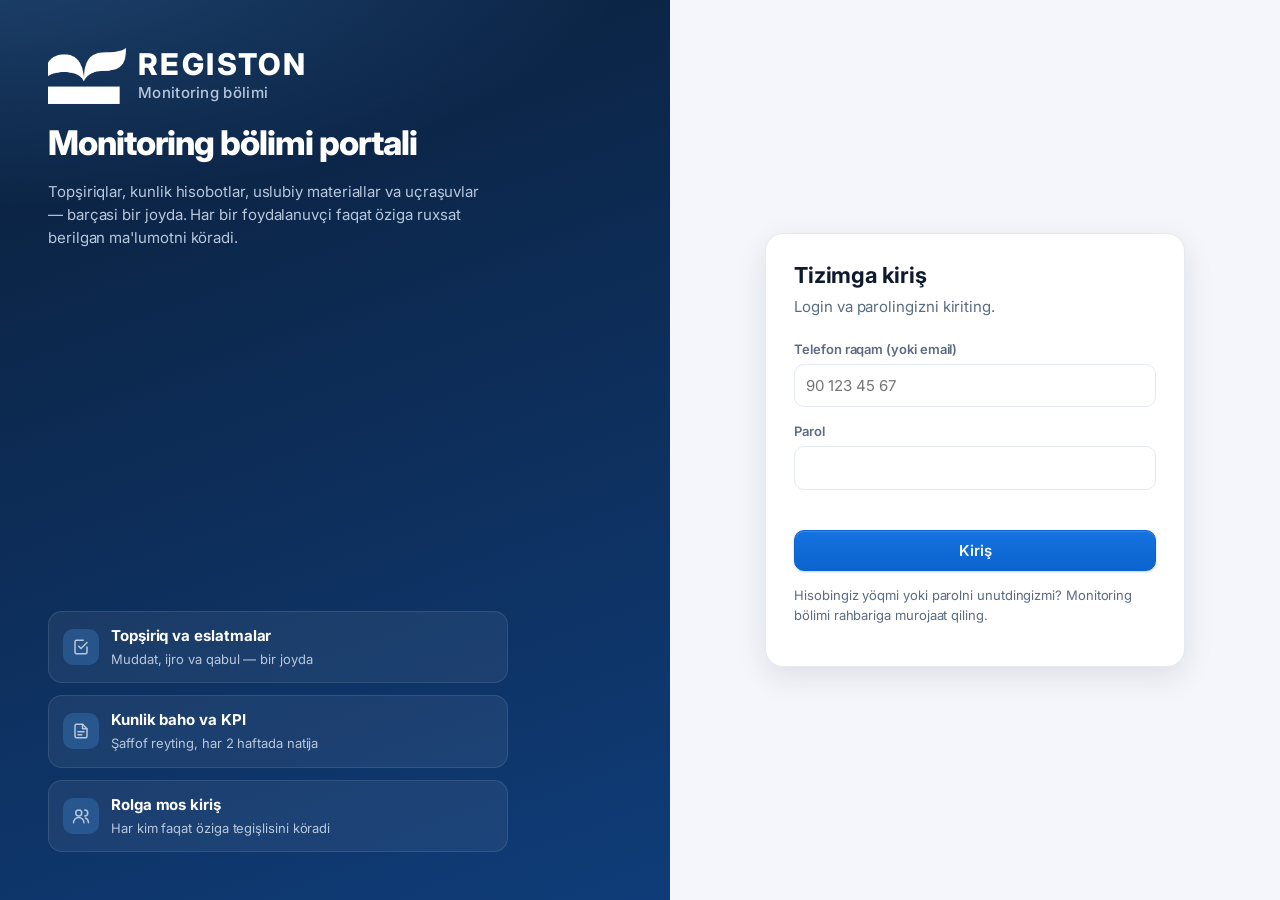
<file: manba/index.html>
<!doctype html>
<html lang="uz">
<head>
  <meta charset="utf-8">
  <meta name="viewport" content="width=device-width, initial-scale=1">
  <title>Registon — Monitoring bölimi</title>
  <link rel="icon" type="image/png" href="[data-uri]">
  <meta name="theme-color" content="#066ecf">
  <link rel="manifest" href="manifest.json">
  <link rel="apple-touch-icon" href="icon-180.png">
  <meta name="apple-mobile-web-app-capable" content="yes">
  <meta name="mobile-web-app-capable" content="yes">
  <meta name="apple-mobile-web-app-status-bar-style" content="black-translucent">
  <meta name="apple-mobile-web-app-title" content="Monitoring">
  <link rel="preconnect" href="https://fonts.googleapis.com">
  <link href="https://fonts.googleapis.com/css2?family=Inter:wght@400;500;600;700;800&display=swap" rel="stylesheet">
  <link rel="stylesheet" href="css/style.css">
</head>
<body>
  <div id="app"><div class="boot">Yuklanmoqda…</div></div>
  <div id="modal-root"></div>
  <div id="toast" class="toast" role="status" aria-live="polite"></div>

  <script src="js/alifbo.js"></script>
  <script src="js/config.js"></script>
  <script src="js/supabase.js"></script>
  <script src="js/lessons.js"></script>
  <script src="js/data.js"></script>
  <script src="js/metodistlar.js"></script>
  <script src="js/app.js"></script>
</body>
</html>
</file>
<file: manba/css/style.css>
:root {
  --bg: #f3f7fc;
  --surface: #ffffff;
  --surface-2: #f8fafc;
  --border: #e3e8ef;
  --text: #16202e;
  --muted: #5d6b7e;
  --brand: #066ecf;
  --brand-ink: #ffffff;
  --brand-soft: #e6f1fb;
  --brand-dark: #04549f;
  --side: #066ecf;
  --side-text: #e3efff;
  --side-active: rgba(255, 255, 255, .16);
  --ok: #16834a;   --ok-soft: #e4f6ec;
  --warn: #b26b00; --warn-soft: #fff3dc;
  --bad: #c4312b;  --bad-soft: #fde8e7;
  --info: #3d5af1; --info-soft: #eaeeff;
  --radius: 12px;
  --shadow: 0 1px 2px rgba(16, 24, 40, .06), 0 1px 3px rgba(16, 24, 40, .08);
}
@media (prefers-color-scheme: dark) {
  :root:not([data-theme="light"]) {
    --bg: #0d1420; --surface: #141d2b; --surface-2: #192335; --border: #263247;
    --text: #e6ecf5; --muted: #95a3b8; --brand: #3d95ea; --brand-soft: #12304f;
    --side: #053f78; --side-active: rgba(255,255,255,.12);
    --ok-soft: #12301f; --warn-soft: #33270f; --bad-soft: #3a1717; --info-soft: #1b2448;
    --ok: #4cc685; --warn: #f0b04a; --bad: #ff7a72; --info: #8ea2ff;
  }
}
:root[data-theme="dark"] {
  --bg: #0d1420; --surface: #141d2b; --surface-2: #192335; --border: #263247;
  --text: #e6ecf5; --muted: #95a3b8; --brand: #3d95ea; --brand-soft: #12304f;
  --side: #053f78; --side-active: rgba(255,255,255,.12);
  --ok-soft: #12301f; --warn-soft: #33270f; --bad-soft: #3a1717; --info-soft: #1b2448;
  --ok: #4cc685; --warn: #f0b04a; --bad: #ff7a72; --info: #8ea2ff;
}

* { box-sizing: border-box; }
html, body { margin: 0; }
body { background: var(--bg); color: var(--text); font: 15px/1.5 Inter, system-ui, -apple-system, "Segoe UI", sans-serif; }
a { color: var(--brand); }
h1, h2, h3 { margin: 0; line-height: 1.25; }
h1 { font-size: 22px; } h2 { font-size: 17px; } h3 { font-size: 15px; }
.muted { color: var(--muted); }
.small { font-size: 13px; }
.boot { padding: 40px; text-align: center; color: var(--muted); }

/* ---------- Buttons & form ---------- */
.btn { display: inline-flex; align-items: center; gap: 6px; border: 1px solid var(--border); background: var(--surface);
  color: var(--text); padding: 8px 14px; border-radius: 9px; font: inherit; font-weight: 500; cursor: pointer; text-decoration: none; }
.btn:hover { border-color: var(--brand); }
.btn.primary { background: var(--brand); border-color: var(--brand); color: var(--brand-ink); }
.btn.primary:hover { filter: brightness(1.07); }
.btn.ok { background: var(--ok); border-color: var(--ok); color: #fff; }
.btn.bad { color: var(--bad); border-color: var(--bad-soft); background: var(--bad-soft); }
.btn.sm { padding: 5px 10px; font-size: 13px; }
.btn:disabled { opacity: .55; cursor: not-allowed; }
label { display: block; font-size: 13px; font-weight: 600; margin-bottom: 5px; color: var(--muted); }
input, select, textarea { width: 100%; font: inherit; color: var(--text); background: var(--surface); border: 1px solid var(--border);
  border-radius: 9px; padding: 9px 11px; }
input:focus, select:focus, textarea:focus { outline: 2px solid var(--brand-soft); border-color: var(--brand); }
textarea { min-height: 84px; resize: vertical; }
.field { margin-bottom: 14px; }
.grid2 { display: grid; grid-template-columns: 1fr 1fr; gap: 0 14px; }
.row { display: flex; gap: 10px; align-items: center; flex-wrap: wrap; }
.spacer { flex: 1; }

/* ---------- Login ---------- */
.login-wrap { min-height: 100vh; display: grid; grid-template-columns: 1.1fr 1fr; }
.login-side { background: linear-gradient(160deg, #066ecf, #04549f); color: #fff; padding: 48px; display: flex; flex-direction: column; justify-content: space-between; gap: 32px; }
.login-side h1 { font-size: 30px; margin-top: 18px; }
.login-side p { color: var(--side-text); max-width: 440px; }
.login-main { display: flex; align-items: center; justify-content: center; padding: 32px 16px; }
.login-card { width: 100%; max-width: 380px; }
.login-card h2 { font-size: 22px; margin-bottom: 6px; }
.demo-box { margin-top: 22px; padding: 14px; border: 1px dashed var(--border); border-radius: var(--radius); background: var(--surface); font-size: 13px; }
.demo-box button { margin: 3px 3px 0 0; }
.logo { display: flex; align-items: center; gap: 10px; font-weight: 700; }
.logo-mark { width: 34px; height: 34px; border-radius: 9px; background: var(--brand); display: grid; place-items: center; color: #fff; font-weight: 700; }

/* ---------- Layout ---------- */
.shell { display: grid; grid-template-columns: 250px 1fr; min-height: 100vh; }
.sidebar { background: linear-gradient(180deg, var(--side), var(--brand-dark, #04549f)); color: var(--side-text); padding: 18px 14px; display: flex; flex-direction: column; gap: 18px;
  position: sticky; top: 0; height: 100vh; overflow-y: auto; }
.sidebar .logo { color: #fff; padding: 0 6px; }
.nav { display: flex; flex-direction: column; gap: 2px; }
.nav a { color: var(--side-text); text-decoration: none; padding: 9px 10px; border-radius: 8px; display: flex; gap: 10px; align-items: center; font-weight: 500; }
.nav a:hover { background: var(--side-active); color: #fff; }
.nav a.active { background: #fff; color: var(--brand); box-shadow: 0 2px 8px rgba(0,0,0,.12); }
.nav a.active .badge { background: var(--brand); color: #fff; }
.nav .badge { margin-left: auto; background: #fff; color: var(--brand); font-weight: 700; font-size: 11px; padding: 1px 7px; border-radius: 99px; }
.about-mini { margin-top: auto; border-top: 1px solid rgba(255,255,255,.25); padding-top: 14px; font-size: 13px; }
.about-mini .name { color: #fff; font-weight: 600; }
.about-mini a { color: #fff; }
.avatar { width: 38px; height: 38px; border-radius: 50%; background: var(--brand-soft); color: var(--brand); display: grid; place-items: center;
  font-weight: 700; flex: none; object-fit: cover; }
.avatar.lg { width: 84px; height: 84px; font-size: 28px; }
.main { min-width: 0; }
.topbar { display: flex; align-items: center; gap: 12px; padding: 14px 28px; background: var(--surface); border-bottom: 3px solid var(--brand); position: sticky; top: 0; z-index: 5; }
.topbar .menu-btn { display: none; }
.content { padding: 24px 28px 48px; max-width: 1200px; }
.page-head { display: flex; align-items: flex-end; gap: 12px; margin-bottom: 18px; flex-wrap: wrap; }
.page-head p { margin: 4px 0 0; }
.demo-banner { background: var(--warn-soft); color: var(--warn); padding: 8px 28px; font-size: 13px; display: flex; gap: 10px; align-items: center; flex-wrap: wrap; }

/* ---------- Cards ---------- */
.card { background: var(--surface); border: 1px solid var(--border); border-radius: var(--radius); box-shadow: var(--shadow); padding: 18px; }
.card + .card, .stack > * + * { margin-top: 16px; }
.card-head { display: flex; align-items: center; gap: 10px; margin-bottom: 12px; }
.stats { display: grid; grid-template-columns: repeat(4, 1fr); gap: 14px; margin-bottom: 16px; }
.stat { background: var(--surface); border: 1px solid var(--border); border-radius: var(--radius); padding: 16px; box-shadow: var(--shadow); }
.stat .v { font-size: 28px; font-weight: 700; margin-top: 4px; }
.stat .l { color: var(--muted); font-size: 13px; font-weight: 500; }
.stat.bad .v { color: var(--bad); } .stat.ok .v { color: var(--ok); } .stat.warn .v { color: var(--warn); }
.cols { display: grid; grid-template-columns: 1.4fr 1fr; gap: 16px; align-items: start; }
.cols > .card { margin-top: 0; }
.empty { text-align: center; color: var(--muted); padding: 26px 10px; }

/* ---------- Tables & lists ---------- */
.table-wrap { overflow-x: auto; }
table { width: 100%; border-collapse: collapse; }
th, td { text-align: left; padding: 10px 10px; border-bottom: 1px solid var(--border); vertical-align: middle; }
th { font-size: 12px; text-transform: uppercase; letter-spacing: .04em; color: var(--muted); font-weight: 600; }
tr:last-child td { border-bottom: 0; }
tr.click { cursor: pointer; } tr.click:hover td { background: var(--surface-2); }
.list-item { display: flex; gap: 12px; align-items: flex-start; padding: 12px 0; border-bottom: 1px solid var(--border); }
.list-item:last-child { border-bottom: 0; }
.list-item.click { cursor: pointer; }
.list-item.click:hover { background: var(--surface-2); margin: 0 -10px; padding: 12px 10px; border-radius: 8px; }
.list-item .t { font-weight: 600; }
.pill { display: inline-block; font-size: 12px; font-weight: 600; padding: 2px 9px; border-radius: 99px; white-space: nowrap; background: var(--surface-2); color: var(--muted); }
.pill.yangi, .pill.yuborildi { background: var(--info-soft); color: var(--info); }
.pill.jarayonda { background: var(--warn-soft); color: var(--warn); }
.pill.bajarildi { background: var(--brand-soft); color: var(--brand); }
.pill.yopildi, .pill.tasdiqlandi { background: var(--ok-soft); color: var(--ok); }
.pill.qaytarildi, .pill.overdue, .pill.yuqori, .pill.missing { background: var(--bad-soft); color: var(--bad); }
.tabs { display: flex; gap: 4px; border-bottom: 1px solid var(--border); margin-bottom: 16px; overflow-x: auto; }
.tabs button { background: none; border: 0; padding: 10px 14px; font: inherit; font-weight: 600; color: var(--muted); cursor: pointer; border-bottom: 2px solid transparent; white-space: nowrap; }
.tabs button.active { color: var(--brand); border-bottom-color: var(--brand); }
.filters { display: flex; gap: 10px; margin-bottom: 14px; flex-wrap: wrap; }
.filters select, .filters input { width: auto; min-width: 150px; }
.progress { height: 8px; background: var(--surface-2); border-radius: 99px; overflow: hidden; min-width: 80px; }
.progress > i { display: block; height: 100%; background: var(--ok); }
.report-body dt { font-size: 12px; font-weight: 700; color: var(--muted); text-transform: uppercase; letter-spacing: .04em; margin-top: 12px; }
.report-body dd { margin: 3px 0 0; white-space: pre-wrap; }
.note { background: var(--surface-2); border-left: 3px solid var(--brand); padding: 8px 12px; border-radius: 6px; margin-top: 10px; white-space: pre-wrap; }
.note.bad { border-left-color: var(--bad); }

/* ---------- About ---------- */
.about-full { display: flex; gap: 22px; align-items: flex-start; }
.about-full .bio { white-space: pre-wrap; margin-top: 10px; }
.soon { opacity: .9; }
.soon .pill { margin-left: auto; }

/* ---------- KPI ---------- */
.kpi-table th { text-align: center; white-space: nowrap; }
.kpi-table th:first-child { text-align: left; }
.kpi-table td { text-align: center; }
.kpi-table td:first-child { text-align: left; white-space: nowrap; }
.kpi-max { font-size: 10px; font-weight: 500; text-transform: none; letter-spacing: 0; }
.kpi-in { width: 64px; padding: 5px 6px; text-align: center; }
.kpi-in::placeholder { color: var(--muted); opacity: .9; }
.kpi-in.set { border-color: var(--brand); background: var(--brand-soft); font-weight: 600; }
.kpi-auto { color: var(--muted); }
.top-card { background: linear-gradient(135deg, var(--surface), var(--warn-soft)); }
.top-item { display: flex; gap: 12px; align-items: center; min-width: 220px; }
.top-score { font-size: 22px; font-weight: 700; color: var(--warn); }

/* ---------- KPI rejimlari, reja ---------- */
.seg { display: inline-flex; background: var(--surface); border: 1px solid var(--border); border-radius: 10px; padding: 3px; gap: 2px; flex-wrap: wrap; }
.seg button { border: 0; background: none; font: inherit; font-weight: 600; color: var(--muted); padding: 7px 12px; border-radius: 8px; cursor: pointer; }
.seg button.active { background: var(--brand); color: #fff; }
tr.picked td { background: var(--warn-soft); }
.plan-in { min-height: 70px; font-size: 14px; }
.plan-table td { vertical-align: top; }

/* ---------- Hisobot eslatmasi ---------- */
.due-banner { display: flex; align-items: center; gap: 12px; flex-wrap: wrap; padding: 10px 28px; font-weight: 500; }
.due-banner.due { background: var(--warn-soft); color: var(--warn); }
.due-banner.late { background: var(--bad-soft); color: var(--bad); }
.due-banner .btn { margin-left: auto; }
@media (max-width: 760px) { .due-banner { padding: 10px 16px; } }

/* ---------- Ma'lumotnoma ---------- */
.staff-photo { width: 150px; border-radius: 50%; flex: none; object-fit: cover; aspect-ratio: 1/1; border: 4px solid var(--brand-soft); }
.info-lines { white-space: pre-wrap; font-size: 14px; line-height: 1.7; }

/* ---------- Videolar ---------- */
.video-grid { display: grid; grid-template-columns: repeat(auto-fill, minmax(240px, 1fr)); gap: 14px; }
.video-card { text-align: left; padding: 0; border: 1px solid var(--border); background: var(--surface); border-radius: var(--radius); overflow: hidden; cursor: pointer; font: inherit; color: var(--text); box-shadow: var(--shadow); }
.video-card:hover { border-color: var(--brand); }
.video-thumb { aspect-ratio: 16/9; background: linear-gradient(135deg, #1c2c46, #1f5eff); position: relative; display: grid; place-items: center; }
.video-thumb img { position: absolute; inset: 0; width: 100%; height: 100%; object-fit: cover; }
.video-thumb .play { position: relative; width: 52px; height: 52px; border-radius: 50%; background: rgba(255,255,255,.92); color: #1f5eff; display: grid; place-items: center; font-size: 20px; padding-left: 4px; }
.video-meta { padding: 12px 14px; }
.video-meta .t { font-weight: 600; }
.video-player { aspect-ratio: 16/9; background: #000; border-radius: 10px; overflow: hidden; margin-bottom: 12px; display: grid; place-items: center; }
.video-player video, .video-player iframe { width: 100%; height: 100%; border: 0; }
.video-player .empty { color: #ccc; }

/* ---------- Masalalar ---------- */
.posts-layout { display: grid; grid-template-columns: 280px 1fr; gap: 16px; align-items: start; }
.cat-list { padding: 8px; position: sticky; top: 80px; }
.cat-row { display: flex; align-items: center; gap: 10px; width: 100%; background: none; border: 0; padding: 8px; border-radius: 8px; font: inherit; color: var(--text); cursor: pointer; text-align: left; }
.cat-row:hover { background: var(--surface-2); }
.cat-row.active { background: var(--brand-soft); font-weight: 600; }
.cat-dot { border-radius: 50%; color: #fff; display: grid; place-items: center; font-weight: 700; flex: none; font-size: 14px; width: 30px; height: 30px; }
@media (max-width: 760px) {
  .posts-layout { grid-template-columns: 1fr; }
  .cat-list { position: static; display: flex; overflow-x: auto; gap: 4px; }
  .cat-row { width: auto; white-space: nowrap; flex: none; }
}

/* ---------- Modal & toast ---------- */
.modal-bg { position: fixed; inset: 0; background: rgba(10, 16, 26, .5); display: flex; align-items: flex-start; justify-content: center; padding: 6vh 16px; z-index: 50; overflow-y: auto; }
.modal { background: var(--surface); border-radius: 14px; width: 100%; max-width: 560px; box-shadow: 0 20px 50px rgba(0,0,0,.25); }
.modal-head { display: flex; align-items: center; padding: 16px 20px; border-bottom: 1px solid var(--border); gap: 10px; }
.modal-body { padding: 18px 20px; }
.modal-foot { padding: 14px 20px; border-top: 1px solid var(--border); display: flex; gap: 10px; justify-content: flex-end; flex-wrap: wrap; }
.x { background: none; border: 0; font-size: 22px; line-height: 1; cursor: pointer; color: var(--muted); margin-left: auto; }
.toast { position: fixed; bottom: 20px; left: 50%; transform: translate(-50%, 80px); background: var(--text); color: var(--bg); padding: 10px 18px;
  border-radius: 10px; font-weight: 500; transition: transform .25s, opacity .25s; z-index: 60; max-width: calc(100% - 32px); opacity: 0; pointer-events: none; }
.toast.show { transform: translate(-50%, 0); opacity: 1; }
.toast.err { background: var(--bad); color: #fff; }
.err-text { color: var(--bad); font-size: 13px; min-height: 18px; margin-bottom: 8px; }

/* ---------- Responsive ---------- */
@media (max-width: 960px) {
  .stats { grid-template-columns: repeat(2, 1fr); }
  .cols { grid-template-columns: 1fr; }
}
@media (max-width: 760px) {
  .login-wrap { grid-template-columns: 1fr; }
  .login-side { padding: 28px 16px; }
  .login-side h1 { font-size: 24px; }
  .shell { grid-template-columns: 1fr; }
  .sidebar { position: fixed; left: 0; top: 0; width: 270px; z-index: 40; transform: translateX(-100%); transition: transform .2s; }
  .sidebar.open { transform: none; box-shadow: 0 0 40px rgba(0,0,0,.4); }
  .topbar { padding: 12px 16px; }
  .topbar .menu-btn { display: inline-flex; }
  .content { padding: 18px 16px 40px; }
  .demo-banner { padding: 8px 16px; }
  .grid2 { grid-template-columns: 1fr; }
  .about-full { flex-direction: column; }
  .hide-sm { display: none; }
  .filters select, .filters input { flex: 1; min-width: 0; }
}

/* ---------- Registon brendi ---------- */
.brand { display: flex; align-items: center; gap: 12px; }
.brand-mark { width: 46px; height: 33px; flex: none; background: url([data-uri]) center/contain no-repeat; }
.brand-mark.blue { background-image: url([data-uri]); }
.brand-name { font-weight: 800; letter-spacing: .08em; font-size: 18px; line-height: 1.1; color: #fff; }
.brand-sub { font-size: 12px; font-weight: 500; letter-spacing: .02em; color: var(--side-text); }
.brand.lg .brand-mark { width: 78px; height: 56px; }
.brand.lg .brand-name { font-size: 30px; }
.brand.lg .brand-sub { font-size: 15px; }
.avatar { background: var(--brand-soft); color: var(--brand); }
img.avatar { border: 2px solid #fff; box-shadow: 0 0 0 1px var(--border); }
.card { border-top: 3px solid transparent; }
.stat { border-top: 3px solid var(--brand); }
.page-head h1 { color: var(--brand); }
@media (prefers-color-scheme: dark) { :root:not([data-theme="light"]) .page-head h1 { color: var(--text); } }

/* ---------- Muddat va qabul qiluvchi tanlagich, statistika ---------- */
.dl-quick { display: flex; gap: 6px; flex-wrap: wrap; margin-bottom: 8px; }
.dl-row { display: grid; grid-template-columns: 70px 1fr 90px 110px; gap: 8px; }
.dl-preview { margin-top: 6px; color: var(--muted); }
.dl-preview b { color: var(--brand); }
.rp { border: 1px solid var(--border); border-radius: 10px; padding: 10px; max-height: 300px; overflow-y: auto; background: var(--surface-2); }
.rp-top { display: flex; align-items: center; gap: 10px; padding-bottom: 8px; border-bottom: 1px solid var(--border); margin-bottom: 6px; }
.rp-chk { display: flex; align-items: center; gap: 8px; margin: 0; color: var(--text); font-weight: 500; font-size: 14px; cursor: pointer; }
.rp-chk input { width: auto; }
.rp-group { padding: 6px 0; }
.rp-gh { padding: 4px 0; }
.rp-people { display: grid; grid-template-columns: repeat(auto-fill, minmax(210px, 1fr)); gap: 4px 12px; padding-left: 24px; }
.rp-p .avatar { width: 26px; height: 26px; font-size: 11px; order: 2; }
.rp-p input { order: 1; }
.rp-p span { order: 3; }
.stats.st5 { grid-template-columns: repeat(5, 1fr); }
.stbar { display: flex; height: 10px; border-radius: 99px; overflow: hidden; background: var(--surface-2); min-width: 90px; }
.stbar i, .legend i { display: inline-block; height: 100%; }
.legend i { width: 10px; height: 10px; border-radius: 3px; margin: 0 4px 0 10px; vertical-align: -1px; }
.sb-done { background: var(--ok); } .sb-review { background: var(--brand); } .sb-progress { background: #f0b04a; } .sb-failed { background: var(--bad); }
@media (max-width: 760px) { .stats.st5 { grid-template-columns: repeat(2, 1fr); } .dl-row { grid-template-columns: 60px 1fr 80px; } .dl-row [data-p=t] { grid-column: span 3; } }

/* ---------- O'rganish ---------- */
.lesson-grid { display: grid; grid-template-columns: repeat(auto-fill, minmax(240px, 1fr)); gap: 12px; }
.lesson-card { text-align: left; font: inherit; color: var(--text); background: var(--surface); border: 1px solid var(--border); border-left: 4px solid var(--brand); border-radius: var(--radius); padding: 14px; cursor: pointer; box-shadow: var(--shadow); }
.lesson-card:hover { border-color: var(--brand); }
.lesson-card.seen { border-left-color: var(--ok); opacity: .9; }
.lesson-card .t { font-weight: 700; margin: 6px 0 2px; }
.org-h { font-size: 15px; margin: 20px 0 10px; color: var(--brand); }
.org-notice { display: flex; align-items: center; gap: 10px; background: var(--brand-soft); border: 1px solid var(--brand); color: var(--text); border-radius: 10px; padding: 10px 14px; margin-bottom: 16px; }
.org-notice .btn { margin-left: auto; }
.lesson-modal { max-width: 860px !important; }
.lesson-part { display: grid; grid-template-columns: 1fr; gap: 14px; margin-bottom: 18px; }
.lesson-part.phone { grid-template-columns: 260px 1fr; align-items: start; }
.lp-img img { width: 100%; border-radius: 10px; border: 1px solid var(--border); box-shadow: var(--shadow); }
.lp-noimg { background: var(--surface-2); border: 1px dashed var(--border); border-radius: 10px; padding: 30px 12px; text-align: center; color: var(--muted); font-size: 13px; }
.lp-steps { list-style: none; padding: 0; margin: 0; }
.lp-steps li { display: flex; gap: 10px; margin: 0 0 10px; align-items: flex-start; }
.lp-n { flex: none; width: 24px; height: 24px; border-radius: 50%; background: #e5262f; color: #fff; display: grid; place-items: center; font-size: 13px; }
.help-fab { position: fixed; right: 20px; bottom: 20px; z-index: 30; background: var(--brand); color: #fff; border: 0; border-radius: 99px; padding: 11px 16px; font: inherit; font-weight: 700; box-shadow: 0 6px 18px rgba(6,110,207,.35); cursor: pointer; }
.help-fab:hover { filter: brightness(1.08); }
@media (max-width: 760px) { .lesson-part.phone { grid-template-columns: 1fr; } .lesson-part.phone .lp-img { max-width: 280px; } .help-fab span { display: none; } .help-fab { padding: 12px 16px; } }

#org-q { width: 100%; max-width: 460px; }

/* ---- 13: kunlik reja, baholar, oxirgi faollik ---- */
.btn.ghost { background: transparent; border-color: transparent; color: var(--muted); }
.btn.ghost:hover { border-color: var(--border); color: var(--text); }
.seen { color: var(--muted); font-size: 12px; white-space: nowrap; }
.seen.on { color: var(--ok); font-weight: 600; }
.seen.on::before { content: ""; display: inline-block; width: 8px; height: 8px; border-radius: 50%; background: var(--ok); margin-right: 5px; vertical-align: 1px; }
.seen.off { opacity: .7; }
.grade { display: inline-grid; place-items: center; min-width: 34px; height: 34px; padding: 0 6px; border-radius: 10px; font-weight: 800; font-size: 16px; flex: none; }
.grade.ghi { background: var(--ok-soft); color: var(--ok); }
.grade.gmid { background: var(--brand-soft); color: var(--brand); }
.grade.glo { background: var(--bad-soft); color: var(--bad); }
.grade-pick { display: flex; flex-wrap: wrap; gap: 6px; }
.grade-pick button { width: 42px; height: 42px; border-radius: 10px; border: 1px solid var(--border); background: var(--surface); color: var(--text); font-weight: 700; font-size: 15px; cursor: pointer; font-family: inherit; }
.grade-pick button:hover { border-color: var(--brand); }
.grade-pick button.on { background: var(--brand); border-color: var(--brand); color: #fff; }
.staff-band { background: var(--warn-soft); border-left: 4px solid var(--warn); border-radius: 10px; padding: 10px 12px; }
.staff-band label { color: var(--text); }
.ceo-note { background: var(--warn-soft); border-left: 4px solid var(--warn); border-radius: 12px; padding: 12px 16px; margin-bottom: 16px; }
.rc-plan { background: var(--brand-soft); border-radius: 10px; padding: 8px 10px; margin-top: 10px; font-size: 13px; white-space: pre-wrap; }
.rc-done { font-size: 13px; margin-top: 8px; white-space: pre-wrap; }
.rc-note { font-size: 13px; margin-top: 8px; background: var(--warn-soft); border-radius: 8px; padding: 6px 10px; white-space: pre-wrap; }
.rep-grid { display: grid; grid-template-columns: repeat(auto-fill, minmax(320px, 1fr)); gap: 14px; }
.rep-card { margin: 0; }
.rep-card.todo { border-left: 4px solid var(--bad); }
.rep-card.done { border-left: 4px solid var(--ok); }
.rep-card.off { opacity: .75; }
.today-plan { background: var(--brand-soft); border-left: 4px solid var(--brand); border-radius: 10px; padding: 12px 14px; font-size: 15px; white-space: pre-wrap; }
.week-mini { display: grid; gap: 4px; }
.week-mini .wm { display: flex; gap: 10px; font-size: 13px; padding: 6px 8px; border-radius: 8px; }
.week-mini .wm b { width: 32px; flex: none; color: var(--muted); }
.week-mini .wm.today { background: var(--brand-soft); }
.week-mini .wm.today b { color: var(--brand); }
.week-mini .wm.past { opacity: .6; }
.level-box { display: flex; align-items: center; gap: 16px; padding: 6px 0 12px; }
.level-box .pill { font-size: 15px; padding: 6px 14px; }
.lv-big { font-size: 34px; font-weight: 800; line-height: 1; }
.lv-big small { font-size: 15px; color: var(--muted); font-weight: 600; }
.lv-scale { display: flex; flex-wrap: wrap; gap: 10px; font-size: 12px; color: var(--muted); }
.plan-days { display: grid; grid-template-columns: repeat(auto-fill, minmax(200px, 1fr)); gap: 10px; }
.plan-day { border: 1px solid var(--border); border-radius: 12px; padding: 10px; }
.plan-day.today { border-color: var(--brand); box-shadow: 0 0 0 2px var(--brand-soft); }
.plan-day.past { opacity: .7; }
.plan-day .pd-h { display: flex; justify-content: space-between; gap: 8px; margin-bottom: 6px; }
.plan-day textarea { min-height: 58px; font-size: 13px; }
.plan-day .pd-t { font-size: 13px; white-space: pre-wrap; }
.plan-grid th.today { color: var(--brand); }
.plan-grid td { vertical-align: top; }
.plan-grid textarea { min-width: 96px; width: 100%; min-height: 54px; resize: vertical; font-size: 12.5px; padding: 6px 8px; }
textarea.saved { border-color: var(--ok); box-shadow: 0 0 0 2px var(--ok-soft); }
.due-banner.plan { background: var(--brand-soft); border-color: var(--brand); color: var(--text); }
.due-banner span { flex: 1; }
.due-banner .btn + .btn { margin-left: 0; }
.rep-grid > .card { margin: 0 !important; align-self: start; }
.plan-grid td:first-child { min-width: 150px; } .plan-grid th, .plan-grid td { padding-left: 6px; padding-right: 6px; }
/* ---- KPI ball izohlari va taqsimot ---- */
.kpi-cell { display: flex; align-items: center; gap: 4px; justify-content: center; }
.kpi-nb { border: 1px dashed var(--border); background: transparent; color: var(--muted); border-radius: 6px; width: 22px; height: 22px; font-size: 12px; line-height: 1; cursor: pointer; padding: 0; flex: none; }
.kpi-nb:hover { border-color: var(--brand); color: var(--brand); }
.kpi-nb.has { border: 0; background: var(--warn-soft); }
.kpi-bar { height: 4px; border-radius: 4px; background: var(--border); margin-top: 5px; overflow: hidden; min-width: 40px; }
.kpi-bar i { display: block; height: 100%; background: var(--brand); border-radius: 4px; }
.kpi-bar.big { height: 10px; }
.kpi-open { color: var(--brand); }
.score-card td { vertical-align: top; }
.score-card textarea { min-height: 52px; font-size: 13px; }
.score-card .sc-total td { border-top: 2px solid var(--border); background: var(--brand-soft); }
.score-note { background: var(--warn-soft); border-radius: 8px; padding: 8px 10px; font-size: 13px; white-space: pre-wrap; }
.kpi-day-grid { display: grid; grid-template-columns: repeat(auto-fill, minmax(118px, 1fr)); gap: 8px; }
.kpi-day-grid .kd { border: 1px solid var(--border); border-radius: 10px; padding: 6px 8px; }
.kpi-day-grid .kd-l { font-size: 12px; font-weight: 600; margin-bottom: 4px; white-space: nowrap; overflow: hidden; text-overflow: ellipsis; }
.kpi-day-grid .kpi-in { width: 100%; }


/* =============================================================
   PREMIUM KO'RINISH (2026-10-25)
   ============================================================= */
:root {
  --bg: #f4f6fb; --surface: #ffffff; --surface-2: #f6f8fc; --border: #e4e9f2; --border-strong: #cfd8e6;
  --text: #0f1b2d; --muted: #5b6b82;
  --brand: #0b63ce; --brand-dark: #08479a; --brand-soft: #e8f1fd;
  --side: #0b1f3a; --side-2: #0f2d57; --side-text: #b9c7dc; --side-active: rgba(255,255,255,.08);
  --gold: #c99a2e; --gold-soft: #fbf3df;
  --radius: 14px;
  --shadow: 0 1px 2px rgba(15, 27, 45, .04), 0 4px 14px rgba(15, 27, 45, .05);
  --shadow-lg: 0 10px 30px rgba(15, 27, 45, .10);
}
@media (prefers-color-scheme: dark) {
  :root:not([data-theme="light"]) {
    --bg: #0b111c; --surface: #121a28; --surface-2: #172133; --border: #222e43; --border-strong: #33425c;
    --text: #e8eef7; --muted: #9aa9bf; --brand: #4b9bf0; --brand-dark: #2f7fd6; --brand-soft: #14304f;
    --side: #08101d; --side-2: #0c1a30; --gold: #e2b955; --gold-soft: #33290f;
    --shadow: 0 1px 2px rgba(0,0,0,.3), 0 4px 14px rgba(0,0,0,.25); --shadow-lg: 0 10px 30px rgba(0,0,0,.45);
  }
}
:root[data-theme="dark"] {
  --bg: #0b111c; --surface: #121a28; --surface-2: #172133; --border: #222e43; --border-strong: #33425c;
  --text: #e8eef7; --muted: #9aa9bf; --brand: #4b9bf0; --brand-dark: #2f7fd6; --brand-soft: #14304f;
  --side: #08101d; --side-2: #0c1a30; --gold: #e2b955; --gold-soft: #33290f;
  --shadow: 0 1px 2px rgba(0,0,0,.3), 0 4px 14px rgba(0,0,0,.25); --shadow-lg: 0 10px 30px rgba(0,0,0,.45);
}
body { font: 15px/1.55 Inter, system-ui, -apple-system, "Segoe UI", sans-serif; letter-spacing: -.005em; -webkit-font-smoothing: antialiased; }
h1 { font-size: 26px; font-weight: 800; letter-spacing: -.02em; } h2 { font-size: 16.5px; font-weight: 700; letter-spacing: -.01em; }
.page-head h1, .page-head h1 { color: var(--text); }
.page-head { margin-bottom: 22px; }

/* Buttons */
.btn { border-radius: 10px; font-weight: 600; transition: border-color .15s, background .15s, box-shadow .15s, transform .05s; }
.btn:active { transform: translateY(1px); }
.btn.primary { background: linear-gradient(180deg, #1673e0, var(--brand)); border-color: var(--brand); box-shadow: 0 1px 2px rgba(11,99,206,.3), inset 0 1px 0 rgba(255,255,255,.15); }
.btn.max-btn { background: linear-gradient(180deg, #f6d77a, #e7b742); border-color: #d9a630; color: #3d2a00; font-weight: 700; }
.btn.max-btn:hover { filter: brightness(1.04); border-color: #b9861a; }
.btn.max-btn.on { background: var(--ok); border-color: var(--ok); color: #fff; }
input, select, textarea { border-radius: 10px; transition: border-color .15s, box-shadow .15s; }
input:focus, select:focus, textarea:focus { outline: none; border-color: var(--brand); box-shadow: 0 0 0 3px var(--brand-soft); }

/* Sidebar */
.shell { grid-template-columns: 264px 1fr; }
.sidebar { background: linear-gradient(180deg, var(--side) 0%, var(--side-2) 100%); padding: 20px 14px 16px; gap: 14px; border-right: 1px solid rgba(255,255,255,.04); }
.sidebar .brand { padding: 4px 8px 14px; border-bottom: 1px solid rgba(255,255,255,.08); }
.nav { gap: 1px; }
.nav-sec { font-size: 10.5px; font-weight: 700; letter-spacing: .12em; text-transform: uppercase; color: rgba(185,199,220,.55); padding: 14px 12px 6px; }
.nav-sec:first-child { padding-top: 2px; }
.nav a { padding: 8px 12px; border-radius: 10px; font-size: 14px; position: relative; color: var(--side-text); }
.nav a svg { opacity: .8; }
.nav a:hover { background: var(--side-active); color: #fff; }
.nav a.active { background: rgba(75,155,240,.16); color: #fff; box-shadow: none; }
.nav a.active::before { content: ""; position: absolute; left: -14px; top: 8px; bottom: 8px; width: 3px; border-radius: 0 3px 3px 0; background: #4b9bf0; }
.nav a.active svg { opacity: 1; color: #7bb8f7; }
.nav .badge { background: #e5484d; color: #fff; }
.nav a.active .badge { background: #e5484d; color: #fff; }
.me-mini { margin-top: auto; display: flex; gap: 10px; align-items: center; padding: 10px; border-radius: 12px; background: rgba(255,255,255,.05); border: 1px solid rgba(255,255,255,.07); text-decoration: none; }
.me-mini:hover { background: rgba(255,255,255,.09); }
.me-mini .avatar { width: 36px; height: 36px; background: rgba(255,255,255,.12); color: #fff; }
.me-mini .name { color: #fff; font-weight: 600; font-size: 13.5px; white-space: nowrap; overflow: hidden; text-overflow: ellipsis; }
.me-mini .ttl { color: var(--side-text); font-size: 12px; line-height: 1.3; }

/* Topbar */
.topbar { background: color-mix(in srgb, var(--surface) 82%, transparent); backdrop-filter: saturate(1.6) blur(12px); -webkit-backdrop-filter: saturate(1.6) blur(12px); border-bottom: 1px solid var(--border); padding: 12px 32px; }
.content { padding: 28px 32px 56px; max-width: 1240px; }

/* Cards & stats */
.card { border-radius: var(--radius); border: 1px solid var(--border); border-top: 1px solid var(--border); box-shadow: var(--shadow); padding: 20px; }
.stat { border-radius: var(--radius); border-top: 1px solid var(--border); padding: 16px 18px; position: relative; overflow: hidden; }
.stat::after { content: ""; position: absolute; left: 0; top: 0; bottom: 0; width: 3px; background: var(--brand); opacity: .9; }
.stat.ok::after { background: var(--ok); } .stat.warn::after { background: var(--warn); } .stat.bad::after { background: var(--bad); }
.stat .v { font-size: 26px; font-weight: 800; letter-spacing: -.02em; }
.stat .l { font-size: 12.5px; }
th { font-size: 11.5px; letter-spacing: .06em; background: var(--surface-2); }
th:first-child { border-top-left-radius: 8px; } th:last-child { border-top-right-radius: 8px; }
.pill { font-weight: 650; padding: 3px 10px; }
.tabs button.active { color: var(--brand); }
.seg { border-radius: 12px; box-shadow: var(--shadow); }
.seg button { border-radius: 9px; }
.seg button.active { background: var(--brand); color: #fff; }
.seg button.active .muted { color: rgba(255,255,255,.75); }
.modal { border-radius: 18px; box-shadow: var(--shadow-lg); }
.modal-head h2 { font-size: 17px; }
.modal-bg { backdrop-filter: blur(3px); }
.org-notice { border-color: transparent; background: linear-gradient(90deg, var(--brand-soft), var(--surface)); box-shadow: var(--shadow); }
.help-fab { background: linear-gradient(180deg, #1673e0, var(--brand)); }
.im-title { font-weight: 600; color: var(--brand); }
.max-band { display: flex; align-items: center; gap: 12px; justify-content: space-between; background: var(--gold-soft); border: 1px solid color-mix(in srgb, var(--gold) 40%, transparent); border-radius: 12px; padding: 12px 14px; margin-bottom: 14px; }

/* Login */
.login-side { background: radial-gradient(1200px 500px at -10% -10%, rgba(75,155,240,.35), transparent 60%), linear-gradient(160deg, #0b1f3a, #0f3c78); }
.login-side h1 { font-size: 34px; letter-spacing: -.03em; }
.login-perks { list-style: none; padding: 0; margin: 0; display: grid; gap: 12px; max-width: 460px; }
.login-perks li { display: flex; gap: 12px; align-items: center; background: rgba(255,255,255,.06); border: 1px solid rgba(255,255,255,.1); border-radius: 14px; padding: 12px 14px; }
.login-perks b { display: block; color: #fff; } .login-perks span { color: var(--side-text); font-size: 13px; }
.lp-ic { width: 36px; height: 36px; border-radius: 10px; display: grid; place-items: center; background: rgba(75,155,240,.25); color: #fff; flex: none; }
.login-card { background: var(--surface); border: 1px solid var(--border); border-radius: 18px; padding: 28px; box-shadow: var(--shadow-lg); max-width: 420px; }

/* Portal haqida */
.hero, .profile-hero { display: flex; gap: 20px; align-items: center; padding: 28px; border-radius: 20px; color: #fff; margin-bottom: 22px;
  background: radial-gradient(800px 300px at 100% 0%, rgba(75,155,240,.35), transparent 60%), linear-gradient(135deg, #0b1f3a, #0f3c78); box-shadow: var(--shadow-lg); }
.hero h1, .profile-hero h1 { color: #fff; font-size: 28px; margin: 4px 0 6px; }
.hero p { color: #d3def0; margin: 0; max-width: 760px; font-size: 15.5px; }
.hero-k { font-size: 11.5px; font-weight: 700; letter-spacing: .14em; text-transform: uppercase; color: #8fc0f7; }
.hero-ic { width: 60px; height: 60px; border-radius: 16px; display: grid; place-items: center; background: rgba(255,255,255,.1); border: 1px solid rgba(255,255,255,.15); flex: none; }
.chip { display: inline-flex; gap: 6px; align-items: center; font-size: 12.5px; font-weight: 600; padding: 5px 11px; border-radius: 99px; background: rgba(255,255,255,.1); border: 1px solid rgba(255,255,255,.16); color: #fff; }
.sec-h { font-size: 18px; margin: 26px 0 12px; }
.feat-grid { display: grid; grid-template-columns: repeat(auto-fill, minmax(250px, 1fr)); gap: 14px; }
.feat { background: var(--surface); border: 1px solid var(--border); border-radius: var(--radius); padding: 18px; box-shadow: var(--shadow); transition: transform .15s, box-shadow .15s; }
.feat:hover { transform: translateY(-2px); box-shadow: var(--shadow-lg); }
.feat b { display: block; margin: 12px 0 4px; font-size: 15px; } .feat p { margin: 0; color: var(--muted); font-size: 13.5px; }
.feat-ic { width: 38px; height: 38px; border-radius: 11px; display: inline-grid; place-items: center; background: var(--brand-soft); color: var(--brand); flex: none; }
.timeline { list-style: none; margin: 0; padding: 0 0 0 18px; border-left: 2px solid var(--border); }
.timeline li { position: relative; padding: 0 0 18px 16px; }
.timeline li:last-child { padding-bottom: 0; }
.timeline li::before { content: ""; position: absolute; left: -26px; top: 3px; width: 12px; height: 12px; border-radius: 50%; background: var(--surface); border: 3px solid var(--brand); }
.tl-w { display: block; font-size: 11.5px; font-weight: 700; letter-spacing: .06em; text-transform: uppercase; color: var(--brand); }
.timeline b { display: block; margin-top: 2px; } .timeline p { margin: 2px 0 0; color: var(--muted); font-size: 13.5px; }
.lvl-scale { display: flex; gap: 3px; margin: 12px 0 8px; }
.ls-seg { border-radius: 8px; padding: 8px 10px; min-width: 0; }
.ls-seg b { display: block; font-size: 13px; } .ls-seg span { font-size: 11.5px; opacity: .85; }
.ls-bad { background: var(--bad-soft); color: var(--bad); } .ls-warn { background: var(--warn-soft); color: var(--warn); }
.ls-brand { background: var(--brand-soft); color: var(--brand); } .ls-ok { background: var(--ok-soft); color: var(--ok); }
.priv { background: linear-gradient(135deg, var(--surface), var(--ok-soft)); }
.priv .feat-ic { background: var(--ok-soft); color: var(--ok); }
.org { display: grid; gap: 18px; justify-items: center; }
.org-top { position: relative; }
.org-row { display: flex; gap: 14px; flex-wrap: wrap; justify-content: center; position: relative; padding-top: 18px; border-top: 2px solid var(--border); }
.org-node { background: var(--surface-2); border: 1px solid var(--border); border-radius: 14px; padding: 12px 16px; text-align: center; min-width: 210px; }
.org-node b { display: block; } .org-node span { display: block; font-size: 12.5px; color: var(--muted); } .org-node em { display: inline-block; margin-top: 6px; font-style: normal; font-size: 12px; font-weight: 700; color: var(--brand); background: var(--brand-soft); border-radius: 99px; padding: 2px 9px; }
.org-node.lead { background: linear-gradient(135deg, #0b1f3a, #0f3c78); color: #fff; border: 0; }
.org-node.lead span { color: #b9c7dc; }
.faq { display: grid; gap: 8px; }
.faq details { background: var(--surface); border: 1px solid var(--border); border-radius: 12px; padding: 0 16px; box-shadow: var(--shadow); }
.faq summary { cursor: pointer; padding: 14px 0; font-weight: 600; list-style: none; display: flex; justify-content: space-between; gap: 10px; }
.faq summary::after { content: "+"; color: var(--brand); font-weight: 800; font-size: 18px; line-height: 1; }
.faq details[open] summary::after { content: "–"; }
.faq summary::-webkit-details-marker { display: none; }
.faq p { margin: 0 0 14px; color: var(--muted); }

/* Profil */
.ph-photo { width: 104px; height: 104px; border-radius: 24px; object-fit: cover; flex: none; border: 3px solid rgba(255,255,255,.25); box-shadow: 0 8px 20px rgba(0,0,0,.25); }
.ph-ini { display: grid; place-items: center; font-size: 34px; font-weight: 800; background: rgba(255,255,255,.12); }
.ph-title { color: #d3def0; font-weight: 600; }
.facts { display: grid; grid-template-columns: 1fr 1fr; gap: 10px; margin: 0; }
.facts div { background: var(--surface-2); border: 1px solid var(--border); border-radius: 12px; padding: 10px 12px; }
.facts dt { font-size: 11.5px; font-weight: 700; letter-spacing: .05em; text-transform: uppercase; color: var(--muted); }
.facts dd { margin: 2px 0 0; font-weight: 600; }
.pw-wrap { position: relative; } .pw-wrap input { padding-right: 84px; }
.pw-eye { position: absolute; right: 6px; top: 50%; transform: translateY(-50%); border: 0; background: var(--surface-2); color: var(--brand); font: inherit; font-size: 12.5px; font-weight: 600; padding: 5px 9px; border-radius: 8px; cursor: pointer; }
.pw-hint.ok { color: var(--ok); } .pw-hint.bad { color: var(--bad); }

/* Xodimlar darajasi — infografika */
.dn-track { stroke: var(--surface-2); }
.dn-ok, .lg-ok { stroke: var(--ok); background: var(--ok); } .dn-brand, .lg-brand { stroke: var(--brand); background: var(--brand); }
.dn-warn, .lg-warn { stroke: #e0a33a; background: #e0a33a; } .dn-bad, .lg-bad { stroke: var(--bad); background: var(--bad); }
.dn-nil, .lg-nil { stroke: var(--border-strong); background: var(--border-strong); }
.dg-top { display: grid; grid-template-columns: 1fr 1.25fr; gap: 16px; }
.dn-wrap { display: flex; gap: 22px; align-items: center; flex-wrap: wrap; }
.donut { width: 168px; height: 168px; flex: none; }
.dn-big { font-size: 28px; font-weight: 800; fill: var(--text); } .dn-sub { font-size: 11px; fill: var(--muted); }
.dn-legend { list-style: none; margin: 0; padding: 0; flex: 1; min-width: 170px; display: grid; gap: 6px; }
.dn-legend li { display: grid; grid-template-columns: 12px 1fr auto 44px; gap: 8px; align-items: center; font-size: 13.5px; }
.dn-legend i { width: 12px; height: 12px; border-radius: 4px; } .dn-legend em { font-style: normal; color: var(--muted); text-align: right; font-size: 12.5px; }
.hbars { display: grid; gap: 14px; }
.hb { display: grid; grid-template-columns: 170px 1fr 40px; gap: 12px; align-items: center; }
.hb-l b { display: block; font-size: 13.5px; line-height: 1.25; }
.hb-t { position: relative; height: 14px; background: var(--surface-2); border-radius: 99px; }
.hb-t i { display: block; height: 100%; border-radius: 99px; }
.hb-t s { position: absolute; top: -3px; bottom: -3px; width: 2px; background: var(--surface); }
.hb-v { font-weight: 800; text-align: right; }
.scale-wrap { position: relative; padding-bottom: 46px; }
.scale-wrap .lvl-scale { margin: 0; }
.scale-dots { position: absolute; left: 0; right: 0; bottom: 4px; height: 36px; }
.sd { position: absolute; width: 12px; height: 12px; border-radius: 50%; transform: translateX(-50%); border: 2px solid var(--surface); box-shadow: 0 1px 3px rgba(0,0,0,.2); cursor: default; }
.attn { border-left: 4px solid var(--bad); }
.pcards { display: grid; grid-template-columns: repeat(auto-fill, minmax(280px, 1fr)); gap: 14px; }
.pcard { text-align: left; font: inherit; color: var(--text); background: var(--surface); border: 1px solid var(--border); border-radius: 16px; padding: 16px; box-shadow: var(--shadow); cursor: pointer; transition: transform .15s, box-shadow .15s, border-color .15s; }
.pcard:hover { transform: translateY(-2px); box-shadow: var(--shadow-lg); border-color: var(--border-strong); }
.pc-top { display: flex; gap: 10px; align-items: center; }
.pc-top b { display: block; white-space: nowrap; overflow: hidden; text-overflow: ellipsis; }
.pc-rank { font-size: 12px; font-weight: 800; color: var(--muted); width: 22px; flex: none; }
.ring { width: 56px; height: 56px; flex: none; } .ring-t { font-size: 15px; font-weight: 800; fill: var(--text); }
.pc-mid { display: flex; gap: 8px; align-items: center; margin: 12px 0 10px; flex-wrap: wrap; }
.trend { font-size: 12.5px; font-weight: 700; color: var(--muted); } .trend.up { color: var(--ok); } .trend.down { color: var(--bad); }
.spark { display: flex; align-items: flex-end; gap: 3px; height: 38px; padding: 4px 0; border-bottom: 1px solid var(--border); }
.spark i { flex: 1; border-radius: 4px 4px 0 0; min-width: 4px; }
.spark i.nil { background: var(--surface-2); } .spark i.lv-ok { background: var(--ok); } .spark i.lv-brand { background: var(--brand); } .spark i.lv-warn { background: #e0a33a; } .spark i.lv-bad { background: var(--bad); }
.pc-ms { display: grid; grid-template-columns: repeat(3, 1fr); gap: 10px; margin-top: 12px; }
.pm span { display: block; font-size: 11.5px; color: var(--muted); font-weight: 600; } .pm b { font-size: 14px; }
.pill.bajarildi { background: var(--brand-soft); color: var(--brand); }

@media (max-width: 960px) { .dg-top { grid-template-columns: 1fr; } }
@media (max-width: 760px) {
  .shell { grid-template-columns: 1fr; }
  .topbar { padding: 10px 16px; } .content { padding: 18px 16px 48px; }
  .hero, .profile-hero { flex-direction: column; align-items: flex-start; padding: 20px; } .hero h1, .profile-hero h1 { font-size: 22px; }
  .facts { grid-template-columns: 1fr; } .hb { grid-template-columns: 110px 1fr 34px; } .lvl-scale { flex-wrap: wrap; } .ls-seg { flex: 1 1 40% !important; }
  .org-node { min-width: 0; width: 100%; } .login-card { padding: 20px; box-shadow: none; border: 0; background: transparent; }
  .max-band { flex-direction: column; align-items: stretch; }
}

/* =============================================================
   RAHBARGA HISOBOT (2026-10-27)
   ============================================================= */
.rh-hero { display: flex; align-items: center; gap: 20px; flex-wrap: wrap; background: linear-gradient(135deg, var(--side) 0%, var(--side-2) 100%); color: #fff; border-radius: var(--radius); padding: 18px 22px; margin-bottom: 16px; box-shadow: var(--shadow); }
.rh-hero .small { color: var(--side-text); }
.rh-big { font-size: 34px; font-weight: 800; letter-spacing: -.02em; line-height: 1.15; }
.rh-hero-s { display: flex; gap: 22px; margin-left: auto; }
.rh-hero-s > div { text-align: center; }
.rh-hero-s b { display: block; font-size: 22px; }
.rh-hero-s span { font-size: 12px; color: var(--side-text); }
.rh-list { display: grid; gap: 10px; }
.rh-staff { display: grid; grid-template-columns: minmax(0, 1fr) auto auto; gap: 8px 14px; align-items: center; padding: 12px; border: 1px solid var(--border); border-radius: 12px; background: var(--surface); }
.rh-staff.absent { background: var(--bad-soft); border-color: transparent; }
.rh-who { display: flex; gap: 10px; align-items: center; min-width: 0; }
.rh-who b { overflow-wrap: anywhere; }
.rh-hours { display: flex; flex-direction: column; gap: 2px; }
.rh-hours input { width: 110px; font-size: 18px; font-weight: 700; text-align: center; }
.rh-full { grid-column: 1 / -1; display: flex; flex-direction: column; gap: 4px; }
.rh-full label { margin: 0; }
.btn.bad.on { background: var(--bad); color: #fff; border-color: var(--bad); }
.rh-help { border-style: dashed; }
.rh-help.open { border-style: solid; }
.rh-helper { display: grid; grid-template-columns: minmax(0, 1fr) auto auto; gap: 8px 14px; align-items: center; padding: 12px; border: 1px solid var(--border); border-radius: 12px; background: var(--surface-2); }
.rh-hsel { display: flex; gap: 10px; align-items: center; min-width: 0; }
.rh-hsel select { flex: 1; min-width: 0; }
.rh-branches { display: grid; gap: 8px; }
.rh-branch { border: 1px solid var(--border); border-radius: 12px; overflow: hidden; }
.rh-branch.filled { border-color: var(--brand); }
.rh-bh { display: flex; align-items: center; gap: 8px; width: 100%; background: var(--surface-2); border: 0; padding: 12px 14px; font: inherit; color: var(--text); cursor: pointer; text-align: left; flex-wrap: wrap; }
.rh-bn { font-weight: 700; }
.rh-chev { font-size: 20px; color: var(--muted); transition: transform .15s; }
.rh-branch.open .rh-chev { transform: rotate(90deg); }
.rh-bb { padding: 14px; }
.rh-issue { display: flex; gap: 8px; align-items: center; margin-bottom: 6px; }
.rh-in { flex: 0 0 26px; height: 26px; border-radius: 50%; background: var(--brand-soft); color: var(--brand); display: grid; place-items: center; font-size: 12px; font-weight: 700; }
.rh-obs { display: grid; grid-template-columns: minmax(150px, 1fr) auto minmax(150px, 1.4fr) auto; gap: 8px; align-items: center; margin-bottom: 8px; padding: 8px; background: var(--surface-2); border-radius: 10px; }
.rh-lv { display: inline-flex; border: 1px solid var(--border); border-radius: 9px; overflow: hidden; background: var(--surface); }
.rh-lv button { border: 0; background: none; font: inherit; font-size: 13px; font-weight: 600; padding: 7px 10px; color: var(--muted); cursor: pointer; }
.rh-lv button + button { border-left: 1px solid var(--border); }
.rh-lv button.on.alo { background: var(--ok); color: #fff; }
.rh-lv button.on.yaxshi { background: var(--brand); color: #fff; }
.rh-lv button.on.orta { background: var(--warn); color: #fff; }
.rh-lv button.on.past { background: var(--bad); color: #fff; }
.rh-del { margin: 0; }
.rh-dbr { padding: 12px 0; border-bottom: 1px solid var(--border); }
.rh-dbr:last-child { border-bottom: 0; }
.rh-dbr.empty-br { display: flex; gap: 8px; align-items: center; opacity: .7; }
.rh-iss { margin: 8px 0 0; padding-left: 20px; }
.rh-iss li { margin: 2px 0; }
.rh-obl { margin-top: 8px; display: grid; gap: 6px; }
.rh-ob { background: var(--surface-2); border-radius: 8px; padding: 6px 10px; }
.rh-ob .click { cursor: pointer; text-decoration: underline dotted; }
.rh-chart { display: flex; align-items: flex-end; gap: 6px; height: 190px; padding-top: 18px; overflow-x: auto; }
.rh-col { flex: 1 0 34px; max-width: 72px; display: flex; flex-direction: column; justify-content: flex-end; align-items: center; height: 100%; }
.rh-chart.dense .rh-col { flex-basis: 22px; }
.rh-col i { display: block; width: 70%; min-height: 2px; background: var(--brand); border-radius: 5px 5px 0 0; }
.rh-col i.none { background: var(--border); }
.rh-cv { font-size: 11px; font-weight: 700; color: var(--muted); margin-bottom: 3px; }
.rh-cl { font-size: 11px; color: var(--muted); margin-top: 5px; white-space: nowrap; }
.rh-chart.dense .rh-cl { font-size: 10px; }
.rh-clip { display: -webkit-box; -webkit-line-clamp: 2; -webkit-box-orient: vertical; overflow: hidden; }
.rh-lbl { white-space: nowrap; }
.rh-today { display: flex; align-items: center; gap: 12px; flex-wrap: wrap; padding: 12px; border-radius: 12px; border: 1px solid var(--border); color: inherit; text-decoration: none; margin-top: 8px; }
.rh-today:hover { background: var(--surface-2); }
.rh-today.pending { border-style: dashed; }
.rh-today-n { text-align: right; }
.rh-today-n b { display: block; font-size: 18px; }
.rh-today-n span { font-size: 12px; color: var(--muted); }
@media (max-width: 760px) {
  .rh-staff { grid-template-columns: 1fr auto; }
  .rh-staff .rh-who { grid-column: 1 / -1; }
  .rh-helper { grid-template-columns: 1fr auto; }
  .rh-helper .rh-hsel { grid-column: 1 / -1; }
  .rh-obs { grid-template-columns: 1fr auto; }
  .rh-obs select, .rh-obs input { grid-column: 1 / -1; }
  .rh-obs .rh-lv { grid-column: 1; overflow-x: auto; }
  .rh-hero-s { margin-left: 0; }
  .rh-big { font-size: 28px; }
  .rh-nav { width: 100%; justify-content: space-between; }
}
.dt-author { display: flex; align-items: center; gap: 8px; margin-top: 8px; font-size: 13px; flex-wrap: wrap; }
.dt-author .avatar.sm, .dt-author .avatar { width: 24px; height: 24px; font-size: 10px; flex: 0 0 24px; }
.dt-author.big { margin: 0 0 6px; padding: 10px 12px; background: var(--surface-2); border-radius: 10px; font-size: 14px; }
.dt-author.big .avatar { width: 32px; height: 32px; flex-basis: 32px; font-size: 12px; }

/* ---- Masalalar: ko'rilganlar (2026-10-27) ---- */
.seen-ok { font-size: 12px; color: var(--ok); white-space: nowrap; }
.seen-no { font-size: 12px; font-weight: 600; color: var(--warn); background: var(--warn-soft); padding: 1px 8px; border-radius: 99px; white-space: nowrap; }
.seen-cnt { color: var(--muted); margin-top: 2px; }
tr.unseen td:first-child, .list-item.unseen { box-shadow: inset 3px 0 0 var(--brand); }
.list-item.unseen { padding-left: 10px; }
tr.unseen td { background: var(--brand-soft); }
.cat-sep { height: 1px; background: var(--border); margin: 6px 0; }
.cat-row .badge, .tabs .badge { background: var(--bad); color: #fff; font-size: 11px; font-weight: 700; border-radius: 99px; padding: 1px 7px; }
.new-dot { background: var(--brand); color: #fff; font-size: 11px; font-weight: 700; border-radius: 99px; padding: 1px 7px; }
.viewers { margin: 12px 0 4px; border: 1px solid var(--border); border-radius: 10px; padding: 8px 12px; }
.viewers summary { cursor: pointer; font-size: 13px; }
.viewers-list { display: grid; grid-template-columns: repeat(auto-fill, minmax(190px, 1fr)); gap: 8px; margin-top: 10px; }
.vw { display: flex; gap: 8px; align-items: center; font-size: 13px; }
.vw .avatar { width: 28px; height: 28px; font-size: 11px; flex: 0 0 28px; }
.due-banner.newitems { background: var(--brand-soft); color: var(--text); }
/* ---- Shaxsiy bo'lim: bugun nima qildim ---- */
.sl-item { padding: 10px 0; border-bottom: 1px solid var(--border); }
.sl-item:last-child { border-bottom: 0; }
.sl-clip { display: -webkit-box; -webkit-line-clamp: 2; -webkit-box-orient: vertical; overflow: hidden; white-space: pre-wrap; }
/* ---- Rasmlar va masaladan topshiriq ---- */
.img-pick { display: flex; flex-wrap: wrap; gap: 8px; align-items: center; }
.ip-th { position: relative; width: 74px; height: 74px; border-radius: 10px; overflow: hidden; border: 1px solid var(--border); }
.ip-th img { width: 100%; height: 100%; object-fit: cover; }
.ip-x { position: absolute; top: 2px; right: 2px; width: 22px; height: 22px; border-radius: 50%; border: 0; background: rgba(0,0,0,.6); color: #fff; cursor: pointer; line-height: 1; }
.ip-add { display: inline-flex; align-items: center; gap: 6px; padding: 9px 14px; border: 1.5px dashed var(--border-strong); border-radius: 10px; cursor: pointer; font-weight: 600; font-size: 14px; color: var(--muted); margin: 0; }
.ip-add:hover { border-color: var(--brand); color: var(--brand); }
.img-grid { display: grid; grid-template-columns: repeat(auto-fill, minmax(130px, 1fr)); gap: 8px; margin: 10px 0; }
.img-grid.sm { grid-template-columns: repeat(auto-fill, minmax(72px, 96px)); }
.img-th { display: block; aspect-ratio: 4 / 3; border-radius: 10px; overflow: hidden; background: var(--surface-2); border: 1px solid var(--border); }
.img-th img { width: 100%; height: 100%; object-fit: cover; display: block; }
.assign-band { display: flex; gap: 12px; align-items: center; flex-wrap: wrap; justify-content: space-between; margin-top: 12px; padding: 12px 14px; border-radius: 12px; background: var(--brand-soft); }
/* ---- Xodimning o'z hisoboti ---- */
.rep-in input { min-width: 90px; padding: 8px 10px; }
.rep-in td:nth-child(2) input { min-width: 170px; }
.rep-in input.num, .rep-topic input.num { max-width: 110px; min-width: 80px; text-align: center; }
.rep-in td { padding: 4px; vertical-align: middle; }
.rep-tbl { width: 100%; margin: 4px 0 8px; }
.rep-note { white-space: pre-wrap; background: var(--surface-2); border-radius: 10px; padding: 10px 12px; margin-top: 10px; font-size: 14px; }
.rep-kv { display: grid; grid-template-columns: repeat(auto-fit, minmax(170px, 1fr)); gap: 8px; margin-bottom: 10px; }
.rep-kv > div { background: var(--surface-2); border-radius: 10px; padding: 10px 12px; }
.rep-kv span { display: block; font-size: 12px; color: var(--muted); } .rep-kv b { font-size: 16px; }
.rep-topic { display: flex; gap: 8px; align-items: center; margin-bottom: 8px; }
.rep-topic input:first-child { flex: 1; }
.chips { display: flex; flex-wrap: wrap; gap: 8px; }
.chip-btn { border: 1.5px solid var(--border-strong); background: var(--surface); color: var(--text); border-radius: 999px; padding: 9px 16px; font: inherit; font-weight: 600; cursor: pointer; }
.chip-btn.on { background: var(--brand); border-color: var(--brand); color: #fff; }
.rep-box { background: var(--surface-2); box-shadow: none; }
.rv-kpi summary { cursor: pointer; font-weight: 600; font-size: 14px; margin: 6px 0; }
/* ---- Metodistlar vaqti */
.met-top { gap: 10px; margin-bottom: 14px; }
.met-grid { display: grid; grid-template-columns: repeat(auto-fill, minmax(460px, 1fr)); gap: 16px; }
.met-pc { padding: 16px; display: flex; flex-direction: column; gap: 10px; }
.met-pc.main { border: 2px solid var(--brand); }
.met-pc.extra { border: 1px dashed var(--brand); }
.met-pc-h { display: flex; gap: 12px; align-items: center; }
.met-ico { width: 40px; height: 40px; border-radius: 12px; background: var(--brand-soft); display: grid; place-items: center; font-size: 22px; flex: 0 0 40px; }
.met-pc-n { font-weight: 800; font-size: 17px; overflow-wrap: anywhere; }
.met-tl { position: relative; height: 26px; background: var(--surface-2); border-radius: 8px; overflow: hidden; border: 1px solid var(--border); }
.met-tl i { position: absolute; top: 0; bottom: 0; display: block; }
.met-off { background: repeating-linear-gradient(45deg, var(--border) 0 6px, transparent 6px 12px); }
.met-past { background: rgba(120, 130, 150, .12); }
.met-blk { background: var(--warn); border-radius: 4px; top: 3px !important; bottom: 3px !important; opacity: .9; }
.met-blk.mine { background: var(--brand); }
.met-blk.now { background: var(--bad); }
.met-nowl { width: 2px; background: var(--bad); }
.met-ticks { position: relative; height: 14px; margin-top: -6px; }
.met-ticks span { position: absolute; transform: translateX(-50%); font-size: 10.5px; color: var(--muted); }
.met-ticks span:first-child { transform: none; }
.met-ticks span:last-child { transform: translateX(-100%); }
.met-bl { display: grid; gap: 8px; }
.met-b { display: flex; gap: 10px; align-items: center; padding: 8px 10px; border: 1px solid var(--border); border-radius: 10px; background: var(--surface); flex-wrap: wrap; }
.met-b.now { border-color: var(--bad); background: var(--bad-soft); }
.met-b.past { opacity: .7; }
.met-bt { font-weight: 800; font-variant-numeric: tabular-nums; min-width: 92px; }
.met-b > div[style] { flex: 1 1 200px; }
.met-free { padding: 6px 2px; }
.met-pc-f { margin-top: auto; gap: 8px; }
.met-busy { margin-top: 8px; display: flex; gap: 6px; flex-wrap: wrap; align-items: center; }
.met-chip { font-size: 12.5px; font-weight: 700; padding: 3px 8px; border-radius: 99px; background: var(--warn-soft); color: var(--warn); }
.met-chip.clash { background: var(--bad); color: #fff; }
.met-pick { display: grid; grid-template-columns: repeat(auto-fill, minmax(150px, 1fr)); gap: 10px; }
.met-opt { display: flex; flex-direction: column; align-items: center; text-align: center; gap: 4px; padding: 12px 8px; border: 2px solid var(--border); border-radius: 14px; background: var(--surface); cursor: pointer; font: inherit; color: var(--text); }
.met-opt img, .met-oth { width: 72px; height: 72px; border-radius: 50%; object-fit: cover; }
.met-oth { display: grid; place-items: center; font-size: 34px; font-weight: 300; background: var(--surface-2); color: var(--muted); }
.met-opt b { font-size: 13px; line-height: 1.25; }
.met-opt span { font-size: 11.5px; color: var(--muted); line-height: 1.25; }
.met-opt:hover { border-color: var(--brand); }
.met-opt.on { border-color: var(--brand); background: var(--brand-soft); box-shadow: 0 0 0 3px rgba(6,110,207,.15); }
.met-staff { display: grid; gap: 6px; max-height: 52vh; overflow: auto; }
.met-st { display: flex; gap: 10px; align-items: center; padding: 8px 10px; border: 1px solid var(--border); border-radius: 10px; cursor: pointer; margin: 0; }
.met-st.on { border-color: var(--brand); background: var(--brand-soft); }
.met-st.dis { opacity: .6; cursor: default; }
.met-st input { width: auto; margin: 0; }
.met-alert { display: flex; gap: 12px; align-items: center; padding: 12px 14px; border-radius: 12px; background: var(--warn-soft); border: 1px solid var(--warn); margin-bottom: 14px; flex-wrap: wrap; }
.met-alert-i { font-size: 22px; }
.met-fbh { display: flex; gap: 12px; align-items: center; padding: 10px; background: var(--surface-2); border-radius: 12px; margin-bottom: 14px; }
.met-ans { padding: 14px 0; border-bottom: 1px solid var(--border); }
.met-ans:last-child { border-bottom: 0; }
.met-ans-h { display: flex; gap: 10px; align-items: center; }
.met-qa { margin-top: 6px; }
.met-qa span { font-size: 12px; font-weight: 700; color: var(--muted); text-transform: uppercase; letter-spacing: .03em; }
.met-qa p { margin: 2px 0 0; white-space: pre-wrap; }
.met-my { gap: 10px; flex-wrap: wrap; }
@media (max-width: 760px) {
  .met-grid { grid-template-columns: 1fr; }
  .met-pick { grid-template-columns: repeat(2, 1fr); }
  .met-bt { min-width: 0; flex-basis: 100%; }
  .met-b > div[style] { flex: 1 1 calc(100% - 60px); }
  .met-top .spacer { display: none; }
}

/* ---- Yuqori paneldagi soat */
.tb-clock { display: flex; flex-direction: column; line-height: 1.15; padding: 4px 12px; border-radius: 10px; background: var(--surface-2); border: 1px solid var(--border); }
.tbc-t { font-weight: 800; font-size: 20px; font-variant-numeric: tabular-nums; letter-spacing: .01em; }
.tbc-t small { font-size: 13px; font-weight: 700; color: var(--muted); }
.tbc-d { font-size: 11.5px; color: var(--muted); white-space: nowrap; }
.btn.bad { color: var(--bad); border-color: var(--bad); }
.btn.primary.bad { background: var(--bad); color: #fff; border-color: var(--bad); }
@media (max-width: 760px) { .tb-clock { padding: 3px 8px; } .tbc-t { font-size: 16px; } .tbc-d { font-size: 10.5px; } }

/* ---- Akademik hisobot: o'qituvchi taklifi */
.ar-list { display: grid; gap: 12px; }
.ar-row { position: relative; border: 1px solid var(--border); border-radius: 12px; padding: 12px 12px 10px 44px; background: var(--surface); }
.ar-n { position: absolute; left: 12px; top: 14px; width: 24px; height: 24px; border-radius: 50%; background: var(--brand-soft); color: var(--brand); display: grid; place-items: center; font-size: 12px; font-weight: 800; }
.ar-grid { display: grid; grid-template-columns: minmax(220px, 2.2fr) 1.2fr 1.2fr .8fr .9fr .8fr .8fr 1.1fr; gap: 6px 10px; }
.ar-grid .field { margin: 0; }
.ar-grid label { font-size: 12px; }
.ar-t { position: relative; grid-column: 1; }
.ar-ac { display: none; position: absolute; z-index: 40; left: 0; right: 0; top: 62px; background: var(--surface); border: 1px solid var(--border); border-radius: 10px; box-shadow: 0 14px 34px rgba(10,30,60,.18); overflow: hidden; max-height: 320px; overflow-y: auto; }
.ar-ac.on { display: block; }
.ar-ac-h { font-size: 11px; font-weight: 700; color: var(--muted); text-transform: uppercase; letter-spacing: .04em; padding: 8px 12px 4px; }
.ar-ac-i { padding: 8px 12px; cursor: pointer; display: flex; flex-direction: column; gap: 1px; }
.ar-ac-i:hover { background: var(--brand-soft); }
.ar-ac-i span { font-size: 12px; color: var(--muted); }
.ar-hint { font-size: 12px; margin-top: 4px; color: var(--muted); line-height: 1.35; }
.ar-hint .th-ok { color: var(--ok); }
.ar-hint .th-long { color: var(--warn); }
.ar-hint .th-new { color: var(--brand); }
.ar-kl { display: flex; gap: 6px; flex-wrap: wrap; align-items: center; margin-top: 8px; }
.chip-btn.sm { padding: 3px 10px; font-size: 12.5px; }
.ar-act { display: flex; gap: 8px; margin-top: 8px; flex-wrap: wrap; }
.ar-long summary { cursor: pointer; display: flex; gap: 8px; align-items: center; }
.rh-auto { display: block; margin-top: 2px; font-size: 11.5px; }
.rh-auto.ok { color: var(--ok); }
.rh-auto.diff { color: var(--warn); font-weight: 700; }
.t-rank { width: 24px; height: 24px; border-radius: 50%; background: var(--surface-2); display: grid; place-items: center; font-size: 12px; font-weight: 800; flex: 0 0 24px; }
@media (max-width: 1100px) { .ar-grid { grid-template-columns: repeat(4, 1fr); } .ar-t { grid-column: 1 / -1; } }
@media (max-width: 760px) { .ar-row { padding-left: 12px; padding-top: 40px; } .ar-grid { grid-template-columns: 1fr 1fr; } }

/* ---- Reyting */
.rk-counts { display: grid; grid-template-columns: repeat(auto-fill, minmax(150px, 1fr)); gap: 10px; margin-bottom: 14px; }
.rk-cnt { display: flex; flex-direction: column; gap: 2px; text-align: left; padding: 12px 14px; border-radius: 12px; border: 1px solid var(--border); background: var(--surface); cursor: pointer; font: inherit; color: var(--text); }
.rk-cnt b { font-size: 24px; line-height: 1.1; }
.rk-cnt span { font-weight: 700; font-size: 13px; }
.rk-cnt i { font-style: normal; font-size: 11.5px; color: var(--muted); }
.rk-cnt.on { border: 2px solid var(--brand); background: var(--brand-soft); }
.rk-cnt.total { cursor: default; background: var(--surface-2); }
.rk-tbl td { vertical-align: middle; }
.rk-pl { display: inline-grid; place-items: center; width: 30px; height: 30px; border-radius: 50%; font-weight: 800; background: var(--surface-2); }
.rk-pl.rk-1 { background: #f5b301; color: #fff; }
.rk-pl.rk-2 { background: #9aa6b8; color: #fff; }
.rk-pl.rk-3 { background: #c47a3a; color: #fff; }
.rk-few td { opacity: .65; }
.rk-bar { position: relative; min-width: 120px; height: 22px; background: var(--surface-2); border-radius: 6px; overflow: hidden; }
.rk-bar i { position: absolute; left: 0; top: 0; bottom: 0; background: var(--brand-soft); border-right: 2px solid var(--brand); }
.rk-bar b { position: relative; padding-left: 8px; line-height: 22px; font-size: 13px; }
.rk-up { color: var(--ok); font-weight: 800; }
.rk-down { color: var(--bad); font-weight: 800; }
.rk-eq { color: var(--muted); font-weight: 700; }
.rk-new { font-size: 11px; font-weight: 700; color: var(--brand); background: var(--brand-soft); padding: 2px 6px; border-radius: 99px; }
.hm-tbl td, .hm-tbl th { text-align: center; }
.hm-tbl td:first-child, .hm-tbl th:first-child { text-align: left; }
.hm-hi { color: var(--ok); }
.hm-lo { color: var(--bad); }
.dyn-svg { width: 100%; max-width: 620px; }
.dyn-grid { stroke: var(--border); stroke-dasharray: 3 4; }
.dyn-ax, .dyn-n { font-size: 10px; fill: var(--muted); }
.dyn-m { font-size: 12px; fill: var(--text); font-weight: 600; }
.dyn-v { font-size: 12px; fill: var(--text); font-weight: 800; }
.dyn-bar { fill: var(--brand); }
.ar-na { display: block; font-size: 11px; color: var(--muted); margin-top: 2px; }
.ar-lead { display: flex; gap: 8px; align-items: center; flex-wrap: wrap; margin-top: 8px; padding: 6px 10px; background: var(--surface-2); border-radius: 8px; font-size: 13px; }
.ar-help.open { border: 1px solid var(--brand); }
/* ---- Intizomiy: holatlar */
.hl-list { display: flex; flex-direction: column; gap: 12px; margin-bottom: 10px; }
.hl-row { border: 1px solid var(--border); border-left: 4px solid var(--border); border-radius: 12px; padding: 12px 14px; background: var(--surface); }
.hl-row.sev-yengil { border-left-color: #1f9d55; } .hl-row.sev-orta { border-left-color: #e0a100; } .hl-row.sev-jiddiy { border-left-color: #d64545; background: color-mix(in srgb, #d64545 5%, var(--surface)); }
.hl-top { display: flex; gap: 10px; align-items: flex-start; }
.hl-n { flex: none; width: 26px; height: 26px; border-radius: 50%; background: var(--brand); color: #fff; font-weight: 700; display: grid; place-items: center; font-size: 13px; margin-top: 22px; }
.hl-grid { flex: 1; display: grid; grid-template-columns: repeat(auto-fit, minmax(150px, 1fr)); gap: 8px 10px; }
.hl-grid .field { margin: 0; }
.hl-top .x { margin-top: 22px; }
.hl-segs { display: flex; gap: 14px; flex-wrap: wrap; margin: 10px 0 8px 36px; }
.hl-segs > div { display: flex; flex-direction: column; gap: 4px; }
.hl-segs .seg button.active.og-yengil, .hl-segs .seg button.active.nat-hal { background: #1f9d55; }
.hl-segs .seg button.active.og-orta, .hl-segs .seg button.active.nat-vada { background: #e0a100; }
.hl-segs .seg button.active.og-jiddiy, .hl-segs .seg button.active.nat-javobsiz { background: #d64545; }
.hl-note { margin-left: 36px; width: calc(100% - 36px); }
.hl-warn { margin: 8px 0 0 36px; font-size: 13px; color: #6a4fc6; font-weight: 600; }
.hl-warn.bad { color: #c03434; }
.og-pill, .nat-pill { display: inline-block; padding: 2px 8px; border-radius: 999px; font-size: 12px; font-weight: 600; white-space: nowrap; background: var(--surface-2, #eef2f7); }
.og-pill.og-yengil, .nat-pill.nat-hal { background: #e3f5ea; color: #17733f; }
.og-pill.og-orta, .nat-pill.nat-vada { background: #fff3d6; color: #8a6200; }
.og-pill.og-jiddiy, .nat-pill.nat-javobsiz { background: #fde4e4; color: #b02a2a; }
/* ---- Intizomiy tahlil */
.it-cards { display: grid; grid-template-columns: repeat(auto-fit, minmax(150px, 1fr)); gap: 10px; }
.it-card { border: 1px solid var(--border); border-top: 4px solid var(--brand); border-radius: 12px; padding: 12px 14px; background: var(--surface); }
.it-card.ok { border-top-color: #1f9d55; } .it-card.warn { border-top-color: #e0a100; } .it-card.bad { border-top-color: #d64545; } .it-card.rep { border-top-color: #7b5cd6; }
.it-card .l { font-size: 12px; color: var(--muted); font-weight: 600; } .it-card .v { font-size: 26px; font-weight: 800; margin: 2px 0; } .it-card .s { font-size: 12px; color: var(--muted); }
.it-d { font-weight: 700; font-size: 12px; white-space: nowrap; } .it-d.ok { color: #1f9d55; } .it-d.bad { color: #d64545; } .it-d.eq { color: var(--muted); }
.it-chart { overflow-x: auto; } .it-svg { width: 100%; min-width: 480px; height: auto; display: block; }
.it-leg { display: flex; gap: 14px; flex-wrap: wrap; font-size: 12px; margin-top: 6px; } .it-leg i { display: inline-block; width: 10px; height: 10px; border-radius: 2px; margin-right: 5px; vertical-align: -1px; }
.it-tbl td, .it-tbl th { white-space: nowrap; } .it-tbl td.small { white-space: normal; min-width: 120px; }
.it-dist { display: grid; grid-template-columns: repeat(auto-fit, minmax(260px, 1fr)); gap: 16px; }
.it-hb { display: flex; flex-direction: column; gap: 7px; }
.it-hb-r { display: grid; grid-template-columns: minmax(90px, 140px) 1fr auto 46px; gap: 8px; align-items: center; font-size: 13px; }
.it-hb-l { overflow: hidden; text-overflow: ellipsis; white-space: nowrap; }
.it-hb-t { height: 10px; background: var(--surface-2, #eef2f7); border-radius: 6px; overflow: hidden; } .it-hb-t i { display: block; height: 100%; border-radius: 6px; }
.bad-t { color: #c03434; } .ok-t { color: #1f9d55; }
@media (max-width: 640px) { .hl-segs, .hl-warn { margin-left: 0; } .hl-note { margin-left: 0; width: 100%; } .hl-n { margin-top: 0; } }
/* ---- O'qituvchilar bazasi: filial -> fan -> o'qituvchilar */
.tb-crumb { display: flex; gap: 6px; align-items: center; flex-wrap: wrap; margin: 0 0 10px; }
.tb-crumb button { border: 1px solid var(--border); background: var(--surface); border-radius: 999px; padding: 6px 12px; font: inherit; font-weight: 600; cursor: pointer; color: var(--text); }
.tb-crumb button.on { background: var(--brand); color: #fff; border-color: var(--brand); }
.tb-crumb span { color: var(--muted); }
.tb-grid { display: grid; grid-template-columns: repeat(auto-fill, minmax(200px, 1fr)); gap: 10px; }
.tb-tile { display: flex; flex-direction: column; gap: 4px; text-align: left; padding: 16px; border-radius: 14px; border: 1px solid var(--border); border-left: 5px solid var(--brand); background: var(--surface); font: inherit; color: var(--text); cursor: pointer; }
.tb-tile b { font-size: 16px; } .tb-tile span { font-size: 13px; color: var(--muted); }
.tb-tile:hover { box-shadow: var(--shadow); } .tb-tile.all { border-left-color: var(--muted); }
.tb-tile.bog, .rk-cnt.bog { border-left: 5px solid #e08a1e; background: color-mix(in srgb, #e08a1e 7%, var(--surface)); }
.tb-tile.ak { border-left-color: #1f9d55; } .tb-tile.empty { opacity: .5; cursor: default; }
/* ---- Oy ustozi */
.oy-card { margin-bottom: 16px; border: 2px solid #f0d27a; background: linear-gradient(180deg, #fffaf0, var(--surface)); }
.oy-grid { display: grid; grid-template-columns: repeat(auto-fill, minmax(280px, 1fr)); gap: 10px; }
.oy-w { display: flex; gap: 12px; align-items: center; padding: 12px 14px; border-radius: 12px; background: var(--surface); border: 1px solid var(--border); }
.oy-w.bog { border-left: 5px solid #e08a1e; }
.oy-m { font-size: 30px; }
.oy-w b.click { font-size: 16px; }

/* ===== 30: Oylik reja, rahbarlar reytingi, tahrir belgisi ===== */
.pl-top { display: grid; grid-template-columns: minmax(260px, 1fr) 2fr; gap: 14px; margin-bottom: 16px; align-items: stretch; }
.pl-top .stats { margin: 0; }
.pl-main .pl-big { font-size: 42px; font-weight: 800; line-height: 1.1; margin: 6px 0 8px; color: var(--brand); }
.pl-main .pl-big span { font-size: 20px; font-weight: 700; margin-left: 2px; }
.pl-bar { position: relative; height: 10px; border-radius: 99px; background: var(--surface-2); overflow: visible; margin-bottom: 8px; }
.pl-bar i { display: block; height: 100%; border-radius: 99px; background: var(--brand); }
.pl-bar u { position: absolute; top: -4px; bottom: -4px; width: 2px; background: var(--text); opacity: .55; text-decoration: none; }
.pl-c { font-weight: 800; }
.pl-c.ok, .pl-cnt.ok { color: var(--ok); }
.pl-c.mid, .pl-cnt.mid { color: var(--warn); }
.pl-c.no, .pl-cnt.no { color: var(--bad); }
.pl-cnt { display: inline-block; font-weight: 700; font-size: 12px; padding: 2px 9px; border-radius: 99px; background: var(--surface-2); white-space: nowrap; }
.pl-cnt.ok { background: var(--ok-soft); } .pl-cnt.mid { background: var(--warn-soft); } .pl-cnt.no { background: var(--bad-soft); }
.pl-dots { display: inline-flex; gap: 4px; vertical-align: middle; }
.pl-dots i { width: 10px; height: 10px; border-radius: 50%; border: 1.5px solid var(--border); background: transparent; }
.pl-dots i.on { background: var(--ok); border-color: var(--ok); }
.pl-dots i.ex { background: var(--warn); border-color: var(--warn); }
.pl-tag { font-size: 11px; font-weight: 700; color: var(--bad); background: var(--bad-soft); padding: 1px 7px; border-radius: 99px; margin-left: 4px; }
.pl-tbl tr.pl-r-risk td { background: color-mix(in srgb, var(--bad-soft) 45%, transparent); }
.pl-risk, .pl-over { margin-bottom: 16px; }
.pl-risk { border-left: 4px solid var(--bad); }
.pl-over { border-left: 4px solid var(--warn); }
.pl-rec { border-left: 4px solid var(--brand); }
.pl-subrow { align-items: center; flex-wrap: wrap; }
.th-warns { margin-top: 4px; display: flex; flex-direction: column; gap: 2px; }
.th-warn { color: var(--warn); font-weight: 600; }
.rep-edited { display: inline-block; font-size: 12px; font-weight: 600; color: var(--warn); background: var(--warn-soft); padding: 2px 9px; border-radius: 99px; margin-bottom: 8px; }
.cr-legend { margin: 0 0 14px; }
.cr-card { margin-bottom: 16px; }
.cr-head { display: flex; align-items: center; gap: 12px; flex-wrap: wrap; }
.cr-rank { width: 30px; height: 30px; border-radius: 50%; background: var(--brand-soft); color: var(--brand); font-weight: 800; display: grid; place-items: center; }
.cr-score { text-align: right; }
.cr-score > b { font-size: 34px; font-weight: 800; line-height: 1; }
.cr-score > span { color: var(--muted); font-weight: 600; margin-left: 2px; }
.cr-let { display: inline-grid; place-items: center; min-width: 54px; padding: 6px 8px; border-radius: 12px; color: #fff; font-size: 26px; font-weight: 800; line-height: 1; }
.cr-legend .cr-let { min-width: 22px; padding: 1px 6px; font-size: 12px; border-radius: 6px; }
.cr-let small { font-size: 10px; font-weight: 600; margin-top: 3px; opacity: .95; }
.cr-A { background: var(--ok); } .cr-B { background: var(--brand); } .cr-C { background: var(--warn); } .cr-D { background: var(--bad); } .cr-N { background: var(--muted); }
.cr-tbl td { vertical-align: middle; }
.cr-bar { display: inline-block; width: calc(100% - 46px); max-width: 220px; height: 8px; border-radius: 99px; background: var(--surface-2); vertical-align: middle; margin-right: 6px; overflow: hidden; }
.cr-bar i { display: block; height: 100%; border-radius: 99px; }
.cr-bar i.a { background: var(--ok); } .cr-bar i.b { background: var(--brand); } .cr-bar i.c { background: var(--warn); } .cr-bar i.d { background: var(--bad); }
.cr-d { font-size: 12px; font-weight: 700; color: var(--muted); }
.cr-d.up { color: var(--ok); } .cr-d.down { color: var(--bad); }
.cr-rate { display: flex; gap: 8px; align-items: center; flex-wrap: wrap; margin-top: 12px; padding-top: 12px; border-top: 1px solid var(--border); }
@media (max-width: 900px) { .pl-top { grid-template-columns: 1fr; } .pl-top .stats.st5 { grid-template-columns: repeat(3, 1fr); } }
@media (max-width: 560px) { .pl-top .stats.st5 { grid-template-columns: repeat(2, 1fr); } .cr-score > b { font-size: 28px; } }

/* ===== 31: reja mosligi, jiddiy holat tasdig'i, o'qituvchi holati ===== */
.pm-box { margin: 10px 0 0; padding: 10px 12px; border-radius: 10px; font-size: 13px; }
.pm-box.ok { background: var(--ok-soft); color: var(--ok); }
.pm-box.bad { background: var(--warn-soft); color: var(--text); border-left: 4px solid var(--warn); }
.ir-box { margin-top: 12px; border-left: 4px solid var(--bad); }
.ir-box .list-item { align-items: center; flex-wrap: wrap; }
.ts-box { background: var(--surface-2); border-radius: 10px; padding: 12px; margin-bottom: 6px; }
.pl-tag2 { font-size: 11px; font-weight: 600; color: var(--muted); background: var(--surface-2); padding: 1px 7px; border-radius: 99px; margin-left: 4px; white-space: nowrap; }
.pl-gear { padding: 0 6px; margin-left: 4px; }

.attn-card{border:1px solid #f0b429;background:linear-gradient(180deg,rgba(240,180,41,.08),transparent 120px);margin-bottom:14px}
.attn-card .card-head.click{cursor:pointer}

/* Hisobot va reyting: guruh tablari; ikkinchi (amal kutilayotgan) sanoq */
.nav .badge.soft, .nav a.active .badge.soft { background: rgba(255,255,255,.14); color: #cfe0f5; margin-left: 6px; font-weight: 600; }
.nav .badge + .badge.soft { margin-left: 4px; }
.grp-tabs { margin-bottom: 18px; flex-wrap: wrap; }
.grp-tabs a { text-decoration: none; color: inherit; }
.grp-tabs { flex-wrap: nowrap; gap: 6px; border-bottom: 0; background: var(--surface-2, #eef3fa); padding: 5px; border-radius: 12px; }
.grp-tabs a { padding: 9px 14px; font-weight: 600; color: var(--muted); border-radius: 9px; white-space: nowrap; display: inline-flex; align-items: center; gap: 6px; }
.grp-tabs a.active { background: var(--surface, #fff); color: var(--brand); box-shadow: 0 1px 3px rgba(0,0,0,.12); }

/* 2026-11-04: filiallar, issiqlik xaritasi, kuzatuv jadvali, taqqoslash, PWA */
.fil-tabs { display: flex; gap: 6px; flex-wrap: wrap; margin-bottom: 16px; }
.fil-grid { display: grid; grid-template-columns: repeat(auto-fill, minmax(260px, 1fr)); gap: 14px; }
.fil-card.click { cursor: pointer; transition: transform .12s, box-shadow .12s; }
.fil-card.click:hover { transform: translateY(-2px); box-shadow: 0 6px 18px rgba(10, 30, 60, .1); }
.fil-nums { display: grid; grid-template-columns: repeat(5, 1fr); gap: 6px; margin: 12px 0 8px; }
.fil-nums div { background: var(--surface-2, #f2f5fa); border-radius: 10px; padding: 8px 4px; text-align: center; }
.fil-nums b { display: block; font-size: 17px; }
.fil-nums span { font-size: 10.5px; color: var(--muted); }
table.heat { border-collapse: separate; border-spacing: 3px; width: auto; min-width: 100%; }
table.heat th { font-size: 12px; font-weight: 600; text-align: left; padding: 4px 6px; white-space: nowrap; background: none; border: 0; }
table.heat thead th span { display: inline-block; max-width: 110px; white-space: normal; line-height: 1.2; }
table.heat td { text-align: center; min-width: 38px; height: 34px; border-radius: 7px; font-weight: 700; font-size: 13px; border: 0; padding: 0 6px; }
table.heat td.h0 { background: var(--surface-2, #f2f5fa); color: transparent; }
table.heat td.h1 { background: #fde4c8; color: #7a4100; }
table.heat td.h2 { background: #f9b77b; color: #5c2c00; }
table.heat td.h3 { background: #ee7a3a; color: #fff; }
table.heat td.h4 { background: #c9302c; color: #fff; }
.heat-legend { margin-top: 8px; }
.bar-row { display: grid; grid-template-columns: minmax(110px, 40%) 1fr 34px; gap: 10px; align-items: center; padding: 5px 0; font-size: 13px; }
.bad-t { color: var(--bad); }
.dc-svg { width: 100%; height: auto; color: var(--text); margin: 6px 0 10px; }
.lg-dot { display: inline-block; width: 10px; height: 10px; border-radius: 3px; margin: 0 5px 0 10px; vertical-align: -1px; }
.chip.ok { background: #e3f6ea; color: #17733e; } .chip.warn { background: #fff3d6; color: #8a5a00; } .chip.bad { background: #fde6e6; color: #a62626; }
.sch-tbl td { vertical-align: top; min-width: 130px; }
.sch-it { background: var(--surface-2, #f2f5fa); border-radius: 8px; padding: 5px 7px; margin-bottom: 4px; font-size: 12.5px; font-weight: 600; cursor: pointer; }
.sch-it span { display: block; font-weight: 400; font-size: 11px; color: var(--muted); }
.sch-it.risk { box-shadow: inset 3px 0 0 var(--bad); }
.pwa-steps { display: grid; gap: 8px; margin-top: 10px; }
.kbd { display: inline-block; border: 1px solid var(--border); border-radius: 5px; padding: 0 5px; font-size: 11px; }
@media (max-width: 640px) { .fil-nums { grid-template-columns: repeat(3, 1fr); } }

/* 35: Yordam so'rovi va yangi baza */
.hr-card { padding: 14px 16px; }
.hr-card.hr-rad { border-left: 4px solid var(--bad); }
.hr-card.hr-qabul { border-left: 4px solid var(--ok); }
.hr-card.hr-kutilmoqda { border-left: 4px solid var(--warn); }
.hr-card.hr-bekor { opacity: .65; }
.hr-tl { display: grid; gap: 4px; margin: 6px 0; }
.hr-t { font-size: 14px; }
.hr-pick { max-height: 280px; overflow: auto; border: 1px solid var(--border); border-radius: 10px; padding: 4px; }
.hr-opt { display: flex; align-items: center; gap: 8px; padding: 6px 8px; margin: 0; font-weight: 400; color: inherit; cursor: pointer; border-radius: 8px; }
.hr-opt:hover { background: var(--brand-soft, #eaf2fc); }
.hr-opt input { width: auto; margin: 0; }
.rc-note.bad { background: var(--bad-soft); color: var(--bad); }
.ar-hint .th-new.bad { color: var(--bad); }
.mt-tbl td, .mt-tbl th { padding: 8px 12px; vertical-align: middle; }
.mt-tbl tr:hover td { background: var(--brand-soft, #eaf2fc); }

/* 38: ogohlantirishlar bitta kartochkada */
.att-wrap .att-more { display: none; }
.att-wrap.open .att-more { display: block; }
.att-wrap .att-more .due-banner { border-top: 1px solid var(--border); }
.att-toggle { display: block; width: 100%; text-align: left; padding: 7px 28px; background: var(--surface-2, var(--brand-soft)); border: 0; border-top: 1px solid var(--border); color: var(--brand); font-weight: 600; font-size: 13px; cursor: pointer; }
.att-toggle:hover { text-decoration: underline; }
/* 38: yagona «Yuklab olish» menyusi */
.dl-wrap { position: relative; display: inline-block; }
.dl-pop { position: absolute; right: 0; top: calc(100% + 4px); z-index: 30; display: none; flex-direction: column; gap: 4px; min-width: 170px; padding: 6px; background: var(--surface, #fff); border: 1px solid var(--border); border-radius: 10px; box-shadow: 0 8px 24px rgba(0,0,0,.12); }
.dl-wrap.open .dl-pop { display: flex; }
.dl-pop .btn { justify-content: flex-start; width: 100%; }
/* 38: Bugungi ishlarim */
.today-card { margin-bottom: 16px; padding-bottom: 6px; }
.today-it { display: flex; align-items: center; gap: 12px; padding: 10px 4px; border-top: 1px solid var(--border); color: inherit; text-decoration: none; }
.today-it:hover { background: var(--surface-2); }
.today-it .ti-ic { width: 26px; height: 26px; border-radius: 50%; display: grid; place-items: center; font-weight: 700; background: var(--warn-soft); color: var(--warn); flex: none; }
.today-it.ok .ti-ic { background: var(--ok-soft); color: var(--ok); }
.today-it.opt .ti-ic { background: var(--brand-soft); color: var(--brand); }
.today-it.bad .ti-ic { background: var(--bad-soft); color: var(--bad); }
.today-it.ok .ti-t { color: var(--muted); }
.today-it .ti-t { flex: 1; font-weight: 600; }
.today-it .ti-t small { display: block; font-weight: 400; color: var(--muted); }
.today-it .ti-go { color: var(--muted); font-size: 20px; }
/* 38: telefonda hisobot formasi — katta, barmoq bilan bosishga qulay maydonlar */
@media (max-width: 760px) {
  .ar-grid input, .ar-grid select, .ar-grid textarea { font-size: 16px; min-height: 44px; }
  .ar-grid .ar-t { grid-column: 1 / -1; }
  .ar-act { flex-wrap: wrap; }
  .ar-act .btn { flex: 1 1 auto; }
  .att-toggle { padding: 9px 16px; }
  .grp-tabs { overflow-x: auto; white-space: nowrap; flex-wrap: nowrap; -webkit-overflow-scrolling: touch; }
  .mt-tbl th:nth-child(5), .mt-tbl td:nth-child(5) { display: none; }
  .today-it { padding: 12px 2px; }
}
</file>
